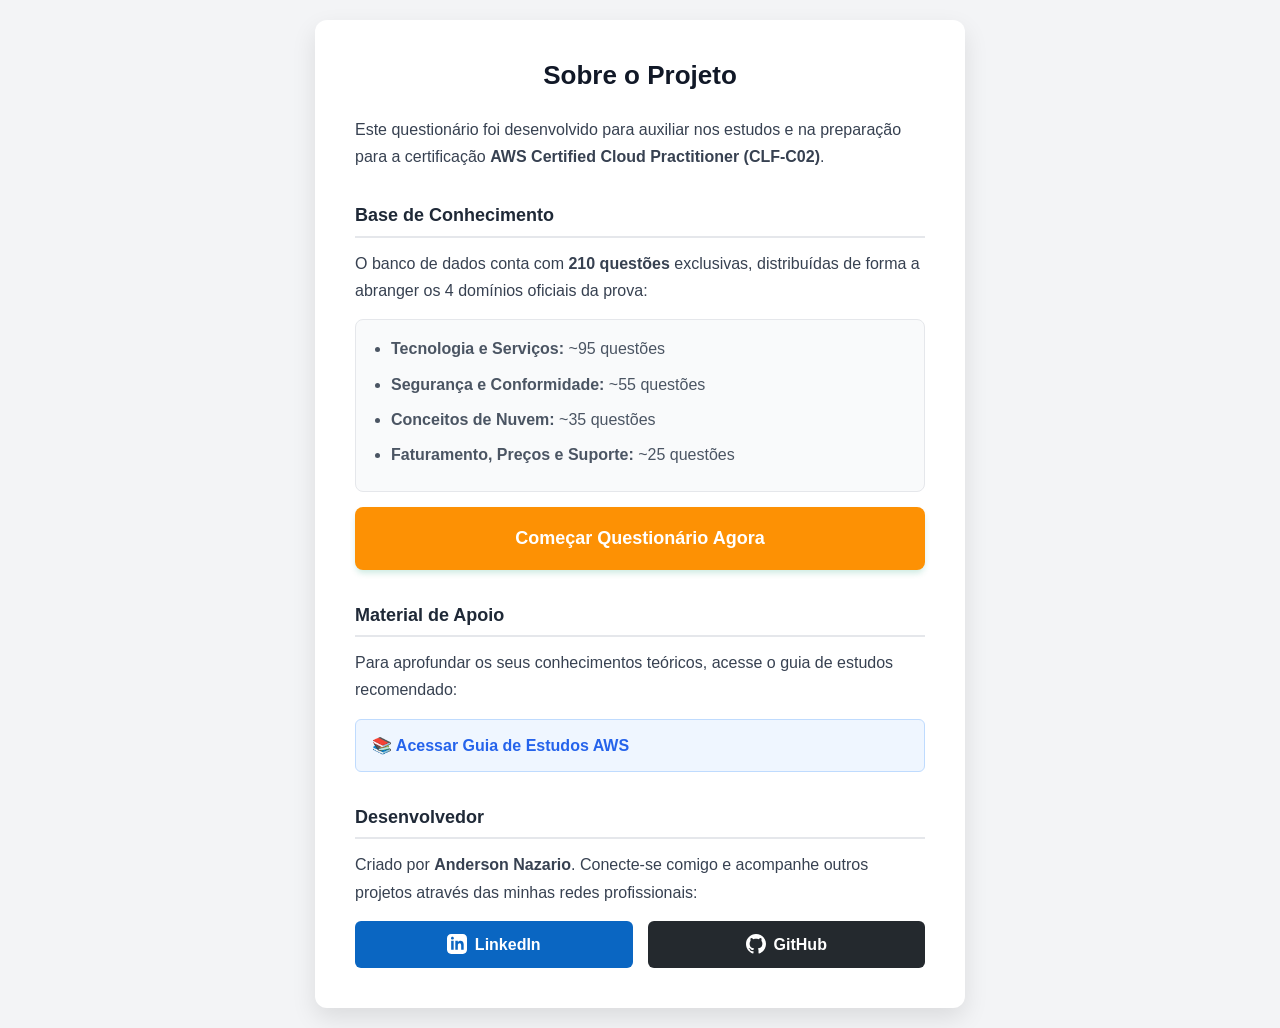
<file: index.html>
<!DOCTYPE html>
<html lang="pt-BR">
<head>
    <meta charset="UTF-8">
    <meta name="viewport" content="width=device-width, initial-scale=1.0">
    <title>Sobre o Projeto - AWS Cloud Practitioner</title>
    <link rel="stylesheet" href="./css/style.css">
</head>
<body>
    <div class="sobre-card">
        <h2 class="sobre-titulo">Sobre o Projeto</h2>
        
        <div class="sobre-texto">
            <p>Este questionário foi desenvolvido para auxiliar nos estudos e na preparação para a certificação <strong>AWS Certified Cloud Practitioner (CLF-C02)</strong>.</p>
            
            <h3 class="secao-titulo">Base de Conhecimento</h3>
            <p>O banco de dados conta com <strong>210 questões</strong> exclusivas, distribuídas de forma a abranger os 4 domínios oficiais da prova:</p>
            <ul class="sobre-lista">
                <li><strong>Tecnologia e Serviços:</strong> ~95 questões</li>
                <li><strong>Segurança e Conformidade:</strong> ~55 questões</li>
                <li><strong>Conceitos de Nuvem:</strong> ~35 questões</li>
                <li><strong>Faturamento, Preços e Suporte:</strong> ~25 questões</li>
            </ul>

            <!-- NOVO BOTÃO ADICIONADO AQUI -->
            <a href="./quiz/quiz.html" class="btn-iniciar">
                Começar Questionário Agora
            </a>

            <h3 class="secao-titulo">Material de Apoio</h3>
            <p style="margin-bottom: 15px;">Para aprofundar os seus conhecimentos teóricos, acesse o guia de estudos recomendado:</p>
            <a href="https://main.d3szp4y7vbz444.amplifyapp.com/" target="_blank" class="link-estudo">
                📚 Acessar Guia de Estudos AWS
            </a>

            <h3 class="secao-titulo">Desenvolvedor</h3>
            <p>Criado por <strong>Anderson Nazario</strong>. Conecte-se comigo e acompanhe outros projetos através das minhas redes profissionais:</p>
            
            <div class="redes-sociais">
                <a href="https://www.linkedin.com/in/anderson-nazario" target="_blank" class="btn-rede btn-linkedin">
                    <svg class="icone" viewBox="0 0 24 24"><path d="M19 0h-14c-2.761 0-5 2.239-5 5v14c0 2.761 2.239 5 5 5h14c2.762 0 5-2.239 5-5v-14c0-2.761-2.238-5-5-5zm-11 19h-3v-11h3v11zm-1.5-12.268c-.966 0-1.75-.79-1.75-1.764s.784-1.764 1.75-1.764 1.75.79 1.75 1.764-.783 1.764-1.75 1.764zm13.5 12.268h-3v-5.604c0-3.368-4-3.113-4 0v5.604h-3v-11h3v1.765c1.396-2.586 7-2.777 7 2.476v6.759z"/></svg>
                    LinkedIn
                </a>
                <a href="https://github.com/AndersonNazario" target="_blank" class="btn-rede btn-github">
                    <svg class="icone" viewBox="0 0 24 24"><path d="M12 0c-6.626 0-12 5.373-12 12 0 5.302 3.438 9.8 8.207 11.387.599.111.793-.261.793-.577v-2.234c-3.338.726-4.033-1.416-4.033-1.416-.546-1.387-1.333-1.756-1.333-1.756-1.089-.745.083-.729.083-.729 1.205.084 1.839 1.237 1.839 1.237 1.07 1.834 2.807 1.304 3.492.997.107-.775.418-1.305.762-1.604-2.665-.305-5.467-1.334-5.467-5.931 0-1.311.469-2.381 1.236-3.221-.124-.303-.535-1.524.117-3.176 0 0 1.008-.322 3.301 1.23.957-.266 1.983-.399 3.003-.404 1.02.005 2.047.138 3.006.404 2.291-1.552 3.297-1.23 3.297-1.23.653 1.653.242 2.874.118 3.176.77.84 1.235 1.911 1.235 3.221 0 4.609-2.807 5.624-5.479 5.921.43.372.823 1.102.823 2.222v3.293c0 .319.192.694.801.576 4.765-1.589 8.199-6.086 8.199-11.386 0-6.627-5.373-12-12-12z"/></svg>
                    GitHub
                </a>
            </div>
        </div>
    </div>
</body>
</html>
</file>
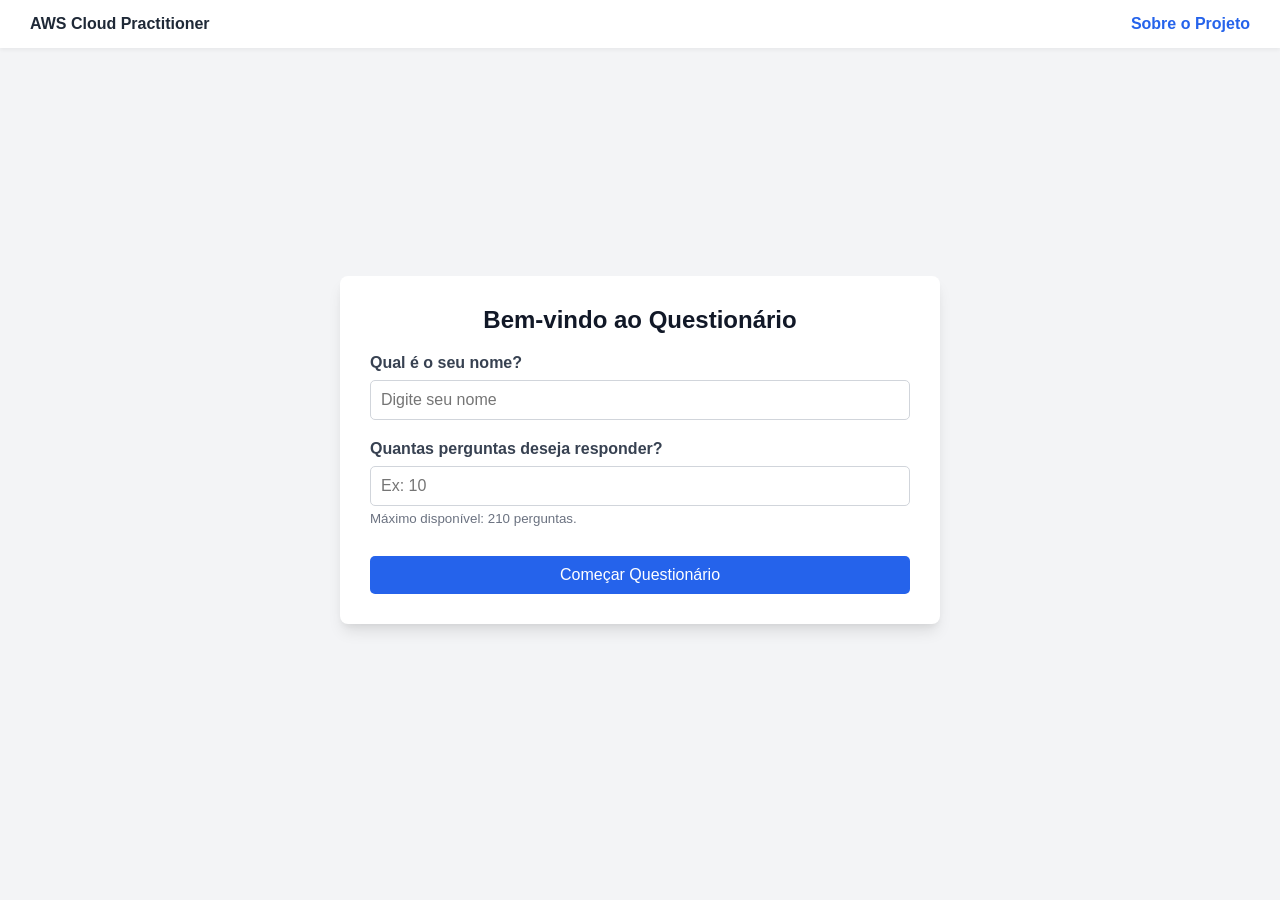
<file: quiz/quiz.html>
<!DOCTYPE html>
<html lang="pt-BR">
<head>
    <meta charset="UTF-8">
    <meta name="viewport" content="width=device-width, initial-scale=1.0">
    <title>Questionário AWS</title>
    <link rel="stylesheet" href="../css/style.css">
</head>
<body>
    <header id="cabecalho-principal">
        <strong>AWS Cloud Practitioner</strong>
        <a href="../index.html" id="link-sobre" style="text-decoration: none;">Sobre o Projeto</a>
    </header>

    <!-- TELA INICIAL -->
    <div class="container" id="tela-inicial">
        <h2 style="text-align: center;">Bem-vindo ao Questionário</h2>
        
        <div class="grupo-input">
            <label for="nome-usuario">Qual é o seu nome?</label>
            <input type="text" id="nome-usuario" placeholder="Digite seu nome">
        </div>

        <div class="grupo-input">
            <label for="qtd-perguntas">Quantas perguntas deseja responder?</label>
            <input type="number" id="qtd-perguntas" min="1" placeholder="Ex: 10">
            <small id="max-perguntas-aviso" style="display: block; margin-top: 5px; color: #6B7280;"></small>
        </div>

        <button id="btn-comecar" style="width: 100%; margin-top: 10px;">Começar Questionário</button>
    </div>

    <!-- TELA DO QUIZ -->
    <div class="container" id="tela-quiz" style="display: none;">
        <div id="cabecalho-quiz">
            <span id="pergunta-id">ID: </span>
            <span id="progresso-quiz" style="float: right; font-weight: bold; color: #2563EB;"></span>
        </div>
        
        <div id="pergunta-container">
            <h2 id="pergunta-texto">A pergunta aparecerá aqui</h2>
            <div id="opcoes-container"></div>
            <div id="feedback-container" style="display: none;"></div>
        </div>
        <div class="controles">
            <button id="btn-voltar" disabled>Voltar</button>
            <button id="btn-proximo">Validar</button>
        </div>
    </div>

    <script src="../js/dados.js"></script>
    <script src="../js/script.js"></script>
</body>
</html>
</file>
<file: css/style.css>
* {
    box-sizing: border-box;
    margin: 0;
    padding: 0;
}

body {
    font-family: Arial, sans-serif;
    /* Alterado de height: 100vh para min-height para permitir scroll em telas pequenas */
    min-height: 100vh;
    display: flex;
    justify-content: center;
    align-items: center;
    background-color: #F3F4F6;
    color: #1F2937;
    padding: 20px 10px; /* Cria uma margem de segurança ao redor da tela inteira no mobile */
}

.container {
    background: #FFFFFF;
    padding: 30px;
    border-radius: 8px;
    box-shadow: 0 10px 15px -3px rgba(0, 0, 0, 0.1), 0 4px 6px -2px rgba(0, 0, 0, 0.05);
    width: 100%;
    max-width: 600px;
    margin: auto; /* Garante centralização correta em modo scroll */
}

h2 {
    margin-bottom: 20px;
    color: #111827;
}

.opcao {
    display: block;
    width: 100%;
    margin: 10px 0;
    padding: 12px;
    text-align: left;
    font-size: 16px;
    cursor: pointer;
    border: 1px solid #D1D5DB;
    border-radius: 5px;
    background: #FFFFFF;
    color: #374151;
    transition: all 0.2s ease-in-out;
}

.opcao:hover:not(:disabled) {
    background: #F9FAFB;
    border-color: #9CA3AF;
}

.opcao.selecionada {
    background: #EFF6FF;
    border-color: #2563EB;
    color: #1E40AF;
    font-weight: bold;
}

.controles {
    display: flex;
    justify-content: space-between;
    margin-top: 30px;
}

button {
    padding: 10px 20px;
    font-size: 16px;
    border: none;
    border-radius: 5px;
    background: #2563EB;
    color: #FFFFFF;
    cursor: pointer;
    transition: background 0.2s;
}

button:hover:not(:disabled) {
    background: #1D4ED8;
}

button:disabled {
    background: #E5E7EB;
    color: #9CA3AF;
    cursor: not-allowed;
}

#feedback-container {
    margin-top: 20px;
    padding: 15px;
    border-radius: 5px;
    font-size: 15px;
    line-height: 1.5;
}

.feedback-correto {
    background-color: #ECFDF5;
    color: #065F46;
    border: 1px solid #A7F3D0;
}

.feedback-erro {
    background-color: #FEF2F2;
    color: #991B1B;
    border: 1px solid #FECACA;
}

.opcao:disabled {
    cursor: not-allowed;
    opacity: 0.7;
}

#cabecalho-quiz {
    text-align: left;
    font-size: 14px;
    color: #6B7280;
    margin-bottom: 15px;
    border-bottom: 1px solid #E5E7EB;
    padding-bottom: 10px;
}

#pergunta-id {
    background-color: #F3F4F6;
    color: #4B5563;
    padding: 4px 8px;
    border-radius: 4px;
    font-weight: bold;
}

.grupo-input {
    margin-bottom: 20px;
}

.grupo-input label {
    display: block;
    margin-bottom: 8px;
    font-weight: bold;
    color: #374151;
}

.grupo-input input {
    width: 100%;
    padding: 10px;
    font-size: 16px;
    border: 1px solid #D1D5DB;
    border-radius: 5px;
    color: #1F2937;
    background-color: #FFFFFF;
}

.grupo-input input:focus {
    border-color: #2563EB;
    outline: none;
    box-shadow: 0 0 0 3px rgba(37, 99, 235, 0.1);
}
#cabecalho-principal {
    position: absolute;
    top: 0;
    left: 0;
    width: 100%;
    padding: 15px 30px;
    background-color: #FFFFFF;
    box-shadow: 0 2px 4px rgba(0, 0, 0, 0.05);
    display: flex;
    justify-content: space-between;
    align-items: center;
}

#link-sobre {
    background: none;
    color: #2563EB;
    padding: 0;
    font-weight: bold;
    font-size: 16px;
}

#link-sobre:hover {
    background: none;
    color: #1D4ED8;
    text-decoration: underline;
}
/* =========================================
   ESTILOS DA PÁGINA "SOBRE O PROJETO"
========================================= */

.sobre-card {
    background: #FFFFFF;
    padding: 40px;
    border-radius: 12px;
    box-shadow: 0 10px 25px rgba(0, 0, 0, 0.1);
    width: 100%;
    max-width: 650px;
}

.sobre-titulo {
    text-align: center;
    color: #111827;
    margin-bottom: 25px;
    font-size: 26px;
}

.sobre-texto {
    font-size: 16px;
    line-height: 1.7;
    color: #374151;
}

.sobre-lista {
    background: #F9FAFB;
    border: 1px solid #E5E7EB;
    border-radius: 8px;
    padding: 15px 15px 15px 35px;
    margin: 15px 0;
    color: #4B5563;
}

.sobre-lista li {
    margin-bottom: 8px;
}

.secao-titulo {
    font-size: 18px;
    color: #1F2937;
    margin-top: 30px;
    margin-bottom: 12px;
    border-bottom: 2px solid #E5E7EB;
    padding-bottom: 5px;
}
/* =========================================
   * Link de Estudo *
========================================= */

.link-estudo {
    display: flex;
    align-items: center;
    background-color: #EFF6FF;
    color: #2563EB;
    padding: 12px 16px;
    border-radius: 6px;
    text-decoration: none;
    font-weight: bold;
    border: 1px solid #BFDBFE;
    transition: background-color 0.2s;
}

.link-estudo:hover {
    background-color: #DBEAFE;
}
/* =========================================
   * Botões Redes Sociais *
========================================= */

.redes-sociais {
    display: flex;
    gap: 15px;
    margin-top: 15px;
    flex-wrap: wrap;
}

.btn-rede {
    display: flex;
    align-items: center;
    justify-content: center;
    gap: 8px;
    padding: 10px 20px;
    border-radius: 6px;
    text-decoration: none;
    color: #FFFFFF;
    font-weight: bold;
    flex: 1;
    min-width: 150px;
    transition: opacity 0.2s, transform 0.1s;
}

.btn-rede:hover {
    opacity: 0.9;
    transform: translateY(-2px);
}

.btn-linkedin {
    background-color: #0A66C2;
}

.btn-github {
    background-color: #24292E;
}

.icone {
    width: 20px;
    height: 20px;
    fill: currentColor;
}
/* =========================================
* Botão Iniciar (Página Principal) *
========================================= */

.btn-iniciar {
    display: block;
    width: 100%;
    text-align: center;
    background-color: #fd9104; /* Verde atrativo */
    color: #FFFFFF;
    padding: 16px 20px;
    border-radius: 8px;
    text-decoration: none;
    font-size: 18px;
    font-weight: bold;
    margin: 10px 0 10px 0;
    box-shadow: 0 4px 6px -1px rgba(5, 150, 105, 0.2);
    transition: all 0.2s ease-in-out;
}

.btn-iniciar:hover {
    background-color: #047857; /* Verde mais escuro no hover */
    transform: translateY(-2px);
    box-shadow: 0 6px 8px -2px rgba(5, 150, 105, 0.3);
}
/* =========================================
  * Ajuste específico para celulares (telas menores que 600px) *
========================================= */

@media (max-width: 600px) {
    body {
        align-items: flex-start; /* Permite ler do topo para baixo sem cortar informações superiores */
        padding: 10px;
    }

    .container, .sobre-card {
        padding: 15px; /* Reduz o espaçamento interno para aproveitar melhor a tela do celular */
    }
}
</file>
